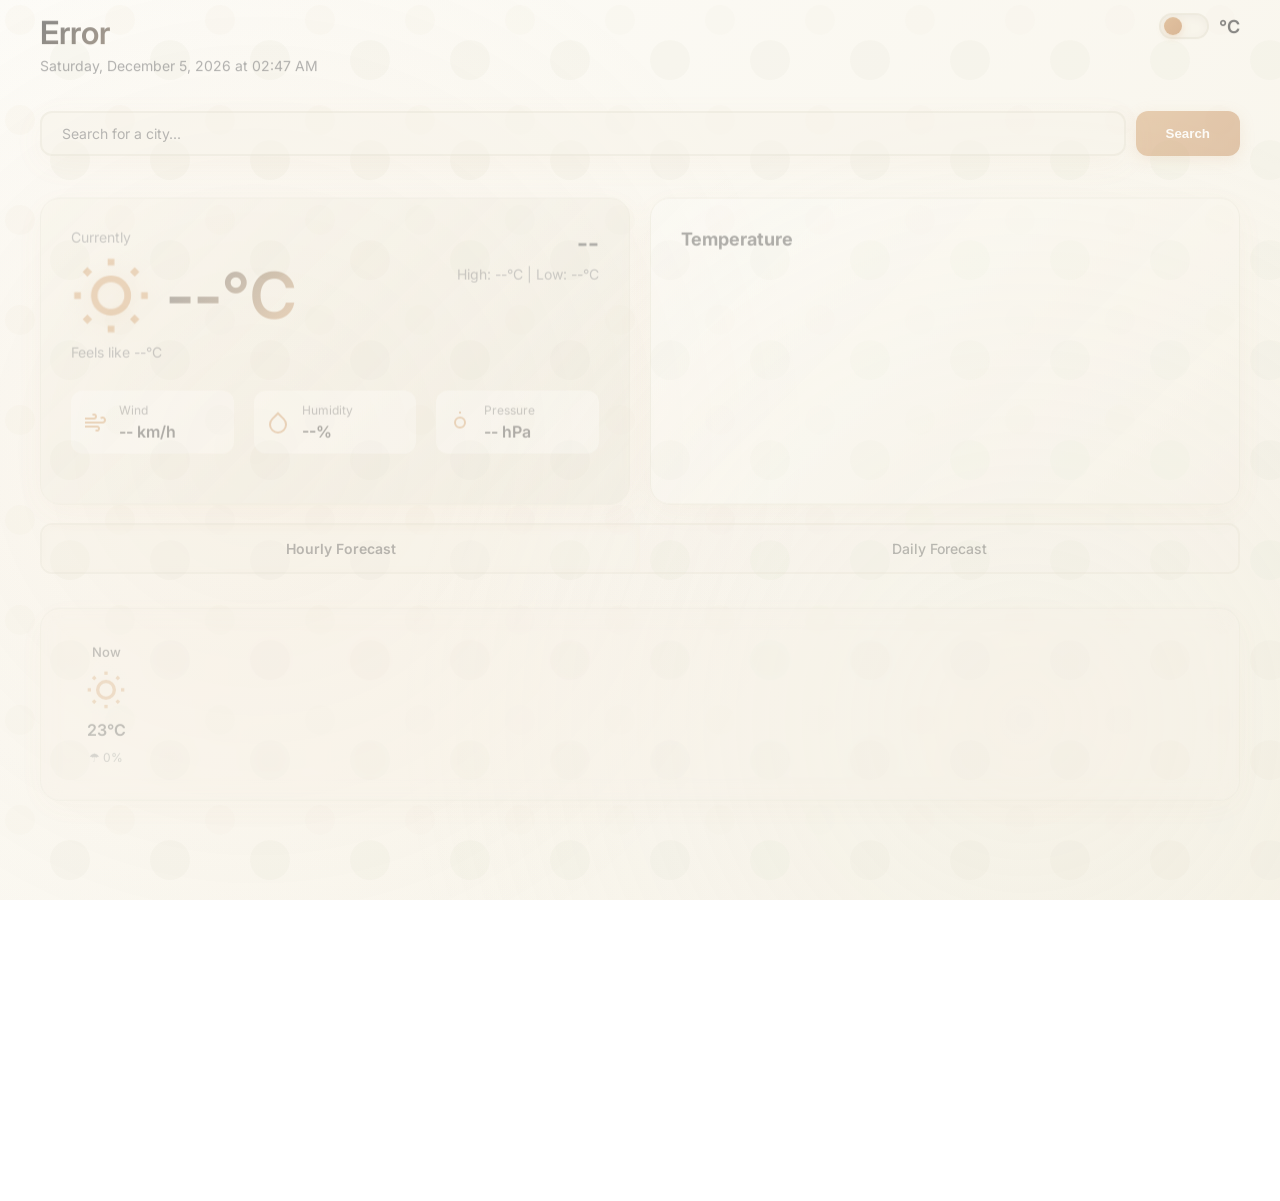
<file: index.html>
<!DOCTYPE html>
<html lang="en">
<head>
  <meta charset="UTF-8">
  <title>Weather Forecast Aggregator</title>
  <!-- GitHub Pages "deploy from branch" serves the repo root; send visitors to the web UI -->
  <meta http-equiv="refresh" content="0; url=src/main/resources/static/">
  <link rel="canonical" href="src/main/resources/static/">
</head>
<body>
  <p>Opening the Weather Forecast Aggregator… <a href="src/main/resources/static/">Continue</a></p>
</body>
</html>
</file>
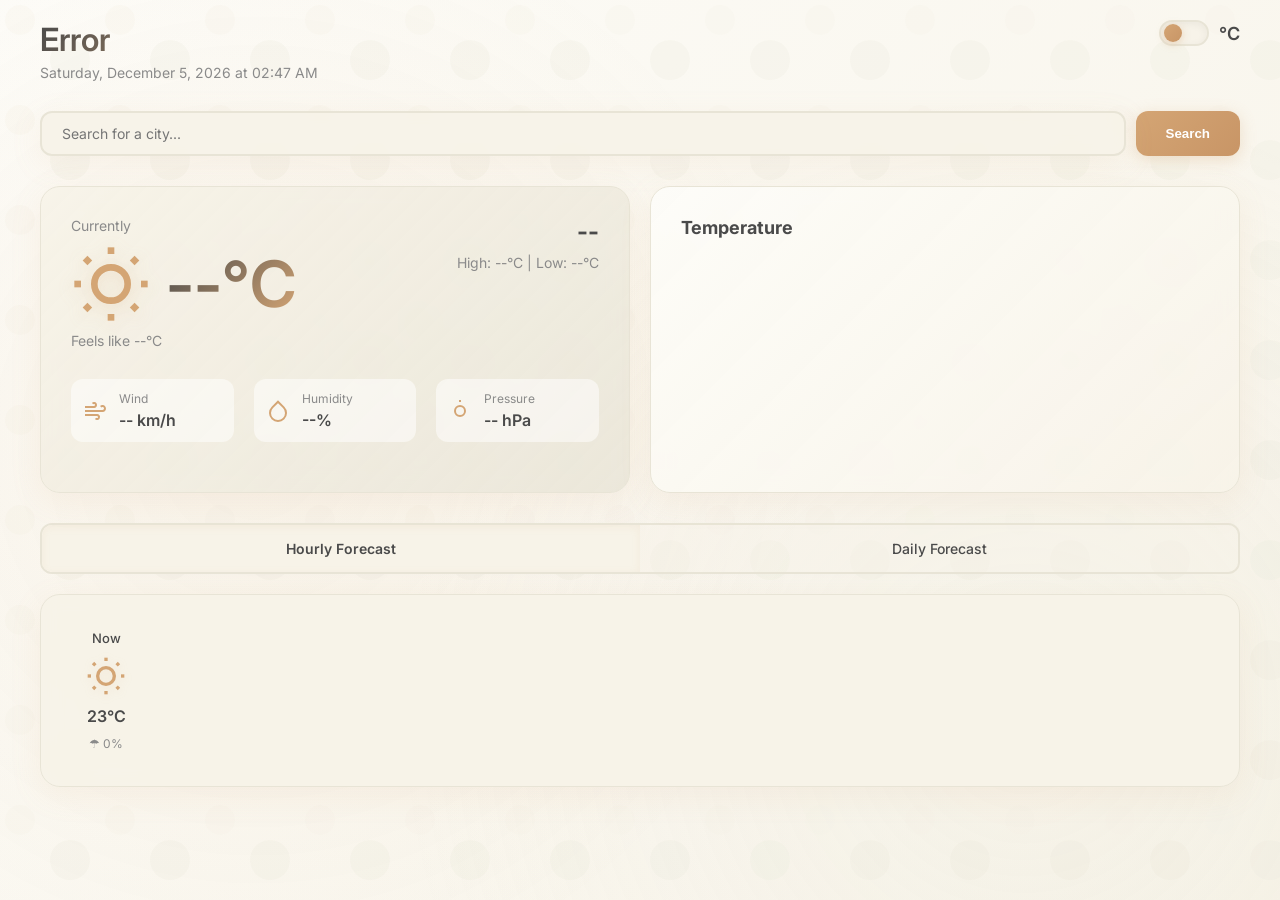
<file: src/main/resources/static/index.html>
<!DOCTYPE html>
<html lang="en">

<head>
    <meta charset="UTF-8">
    <meta name="viewport" content="width=device-width, initial-scale=1.0">
    <title>Weather Forecast Aggregator</title>
    <link rel="stylesheet" href="css/style.css">
</head>

<body>
    <div class="container">
        <!-- Header -->
        <header>
            <div class="location">
                <h1 id="cityName">Loading...</h1>
                <p id="dateTime">Loading...</p>
            </div>
            <div class="unit-toggle">
                <label class="switch">
                    <input type="checkbox" id="unitToggle">
                    <span class="slider"></span>
                </label>
                <span id="unitLabel">°C</span>
            </div>
        </header>

        <!-- Search Bar -->
        <div class="search-container">
            <input type="text" id="cityInput" placeholder="Search for a city..." />
            <button id="searchBtn">Search</button>
        </div>

        <!-- Main Content -->
        <div class="main-content">
            <!-- Current Weather Card -->
            <div class="card current-weather">
                <div class="current-header">
                    <div>
                        <p class="label">Currently</p>
                        <div class="temp-display">
                            <svg class="weather-icon" width="80" height="80" viewBox="0 0 24 24" fill="none"
                                stroke="currentColor" stroke-width="2">
                                <circle cx="12" cy="12" r="5" />
                                <line x1="12" y1="1" x2="12" y2="3" />
                                <line x1="12" y1="21" x2="12" y2="23" />
                                <line x1="4.22" y1="4.22" x2="5.64" y2="5.64" />
                                <line x1="18.36" y1="18.36" x2="19.78" y2="19.78" />
                                <line x1="1" y1="12" x2="3" y2="12" />
                                <line x1="21" y1="12" x2="23" y2="12" />
                                <line x1="4.22" y1="19.78" x2="5.64" y2="18.36" />
                                <line x1="18.36" y1="5.64" x2="19.78" y2="4.22" />
                            </svg>
                            <h2 class="temperature" id="currentTemp">--°C</h2>
                        </div>
                        <p class="feels-like" id="feelsLike">Feels like --°C</p>
                    </div>
                    <div class="condition-info">
                        <h3 id="condition">--</h3>
                        <p><span>High:</span> <span id="highTemp">--°C</span> | <span>Low:</span> <span
                                id="lowTemp">--°C</span></p>
                    </div>
                </div>

                <div class="weather-metrics">
                    <div class="metric">
                        <svg width="24" height="24" viewBox="0 0 24 24" fill="none" stroke="currentColor"
                            stroke-width="2">
                            <path
                                d="M9.59 4.59A2 2 0 1 1 11 8H2m10.59 11.41A2 2 0 1 0 14 16H2m15.73-8.27A2.5 2.5 0 1 1 19.5 12H2" />
                        </svg>
                        <div>
                            <p class="metric-label">Wind</p>
                            <p class="metric-value" id="windSpeed">-- km/h</p>
                        </div>
                    </div>
                    <div class="metric">
                        <svg width="24" height="24" viewBox="0 0 24 24" fill="none" stroke="currentColor"
                            stroke-width="2">
                            <path d="M12 2.69l5.66 5.66a8 8 0 1 1-11.31 0z" />
                        </svg>
                        <div>
                            <p class="metric-label">Humidity</p>
                            <p class="metric-value" id="humidity">--%</p>
                        </div>
                    </div>
                    <div class="metric">
                        <svg width="24" height="24" viewBox="0 0 24 24" fill="none" stroke="currentColor"
                            stroke-width="2">
                            <circle cx="12" cy="12" r="5" />
                            <line x1="12" y1="1" x2="12" y2="3" />
                        </svg>
                        <div>
                            <p class="metric-label">Pressure</p>
                            <p class="metric-value" id="pressure">-- hPa</p>
                        </div>
                    </div>
                </div>
            </div>

            <!-- Temperature Graph Card -->
            <div class="card temperature-graph">
                <h3>Temperature</h3>
                <div style="position: relative;">
                    <canvas id="tempChart"></canvas>
                </div>
            </div>
        </div>

        <!-- Forecast Tabs -->
        <div class="forecast-tabs">
            <button class="tab-btn active" data-tab="hourly">Hourly Forecast</button>
            <button class="tab-btn" data-tab="daily">Daily Forecast</button>
        </div>

        <!-- Hourly Forecast -->
        <div class="forecast-container" id="hourlyForecast">
            <div class="forecast-item">
                <p class="forecast-time">Now</p>
                <svg class="forecast-icon" width="40" height="40" viewBox="0 0 24 24" fill="none" stroke="currentColor"
                    stroke-width="2">
                    <circle cx="12" cy="12" r="5" />
                    <line x1="12" y1="1" x2="12" y2="3" />
                    <line x1="12" y1="21" x2="12" y2="23" />
                    <line x1="4.22" y1="4.22" x2="5.64" y2="5.64" />
                    <line x1="18.36" y1="18.36" x2="19.78" y2="19.78" />
                    <line x1="1" y1="12" x2="3" y2="12" />
                    <line x1="21" y1="12" x2="23" y2="12" />
                    <line x1="4.22" y1="19.78" x2="5.64" y2="18.36" />
                    <line x1="18.36" y1="5.64" x2="19.78" y2="4.22" />
                </svg>
                <p class="forecast-temp">23°C</p>
                <p class="forecast-prob">☂ 0%</p>
            </div>
        </div>

        <!-- Daily Forecast -->
        <div class="forecast-container" id="dailyForecast" style="display: none;">
            <div class="forecast-item">
                <p class="forecast-time">Today</p>
                <svg class="forecast-icon" width="40" height="40" viewBox="0 0 24 24" fill="none" stroke="currentColor"
                    stroke-width="2">
                    <circle cx="12" cy="12" r="5" />
                    <line x1="12" y1="1" x2="12" y2="3" />
                    <line x1="12" y1="21" x2="12" y2="23" />
                    <line x1="4.22" y1="4.22" x2="5.64" y2="5.64" />
                    <line x1="18.36" y1="18.36" x2="19.78" y2="19.78" />
                    <line x1="1" y1="12" x2="3" y2="12" />
                    <line x1="21" y1="12" x2="23" y2="12" />
                    <line x1="4.22" y1="19.78" x2="5.64" y2="18.36" />
                    <line x1="18.36" y1="5.64" x2="19.78" y2="4.22" />
                </svg>
                <p class="forecast-temp">23°C</p>
                <p class="forecast-prob">☂ 0%</p>
            </div>
        </div>
    </div>

    <!-- Tooltip (positioned at body level for proper fixed positioning) -->
    <div id="tooltip"
        style="position: fixed; display: none; background: rgba(0,0,0,0.9); color: white; padding: 10px 14px; border-radius: 8px; pointer-events: none; font-size: 14px; font-weight: 500; white-space: nowrap; box-shadow: 0 4px 12px rgba(0,0,0,0.5); z-index: 9999;">
    </div>

    <script src="js/app.js"></script>
</body>

</html>
</file>
<file: src/main/resources/static/css/style.css>
@import url('https://fonts.googleapis.com/css2?family=Inter:wght@300;400;500;600;700&display=swap');

:root {
    --bg-primary: #FDFCF8;
    --bg-card: rgba(247, 243, 232, 0.95);
    --bg-tab-active: #F7F3E8;
    --bg-tab-inactive: rgba(247, 243, 232, 0.4);
    --text-primary: #4A4A4A;
    --text-secondary: #8A8A8A;
    --border-color: #E8E4D6;
    --accent-color: #D4A574;
    --shadow-soft: 0 8px 32px rgba(212, 165, 116, 0.1);
}

* {
    margin: 0;
    padding: 0;
    box-sizing: border-box;
}

body {
    font-family: 'Inter', -apple-system, BlinkMacSystemFont, 'Segoe UI', sans-serif;
    background: linear-gradient(135deg, #FDFCF8 0%, #F7F3E8 100%);
    background-image:
        url('data:image/svg+xml,<svg width="100" height="100" xmlns="http://www.w3.org/2000/svg"><defs><pattern id="cloudy" x="0" y="0" width="100" height="100" patternUnits="userSpaceOnUse"><circle cx="20" cy="20" r="15" fill="%23F7F3E8" opacity="0.3"/><circle cx="70" cy="60" r="20" fill="%23E8E4D6" opacity="0.2"/></pattern></defs><rect width="100" height="100" fill="url(%23cloudy)"/></svg>'),
        linear-gradient(135deg, #FDFCF8 0%, #F7F3E8 100%);
    color: var(--text-primary);
    padding: 20px;
    min-height: 100vh;
    position: relative;
}

body::before {
    content: '';
    position: fixed;
    top: 0;
    left: 0;
    width: 100%;
    height: 100%;
    background: radial-gradient(circle at 20% 50%, rgba(212, 165, 116, 0.08) 0%, transparent 50%),
        radial-gradient(circle at 80% 80%, rgba(232, 228, 214, 0.15) 0%, transparent 50%);
    pointer-events: none;
    z-index: 0;
}

.container {
    max-width: 1200px;
    margin: 0 auto;
    position: relative;
    z-index: 1;
}

/* Header */
header {
    display: flex;
    justify-content: space-between;
    align-items: flex-start;
    margin-bottom: 30px;
    animation: fadeInDown 0.6s ease-out;
}

.location h1 {
    font-size: 32px;
    font-weight: 600;
    margin-bottom: 5px;
    background: linear-gradient(135deg, var(--text-primary), var(--accent-color));
    -webkit-background-clip: text;
    -webkit-text-fill-color: transparent;
    background-clip: text;
}

.location p {
    color: var(--text-secondary);
    font-size: 14px;
}

.unit-toggle {
    display: flex;
    align-items: center;
    gap: 10px;
}

.switch {
    position: relative;
    display: inline-block;
    width: 50px;
    height: 26px;
}

.switch input {
    opacity: 0;
    width: 0;
    height: 0;
}

.slider {
    position: absolute;
    cursor: pointer;
    top: 0;
    left: 0;
    right: 0;
    bottom: 0;
    background-color: var(--bg-card);
    transition: 0.3s;
    border-radius: 26px;
    border: 2px solid var(--border-color);
    box-shadow: inset 0 2px 8px rgba(0, 0, 0, 0.05);
}

.slider:before {
    position: absolute;
    content: "";
    height: 18px;
    width: 18px;
    left: 3px;
    bottom: 2px;
    background: linear-gradient(135deg, var(--accent-color), #C89566);
    transition: 0.3s;
    border-radius: 50%;
    box-shadow: 0 2px 8px rgba(212, 165, 116, 0.4);
}

input:checked+.slider:before {
    transform: translateX(24px);
}

#unitLabel {
    font-weight: 600;
    font-size: 18px;
}

/* Search Container */
.search-container {
    display: flex;
    gap: 10px;
    margin-bottom: 30px;
    animation: fadeIn 0.8s ease-out;
}

#cityInput {
    flex: 1;
    padding: 12px 20px;
    border: 2px solid var(--border-color);
    border-radius: 12px;
    background: var(--bg-card);
    font-size: 14px;
    font-family: 'Inter', sans-serif;
    color: var(--text-primary);
    transition: all 0.3s ease;
    box-shadow: var(--shadow-soft);
    backdrop-filter: blur(10px);
}

#cityInput:focus {
    outline: none;
    border-color: var(--accent-color);
    box-shadow: 0 4px 20px rgba(212, 165, 116, 0.2);
}

#searchBtn {
    padding: 12px 30px;
    background: linear-gradient(135deg, var(--accent-color), #C89566);
    color: white;
    border: none;
    border-radius: 12px;
    font-weight: 600;
    cursor: pointer;
    transition: all 0.3s ease;
    box-shadow: 0 4px 16px rgba(212, 165, 116, 0.3);
}

#searchBtn:hover {
    transform: translateY(-2px);
    box-shadow: 0 6px 20px rgba(212, 165, 116, 0.4);
}

#searchBtn:active {
    transform: translateY(0);
}

/* Main Content Grid */
.main-content {
    display: grid;
    grid-template-columns: 1fr 1fr;
    gap: 20px;
    margin-bottom: 30px;
    animation: fadeInUp 1s ease-out;
}

/* Cards */
.card {
    background: var(--bg-card);
    border-radius: 20px;
    padding: 30px;
    border: 1px solid var(--border-color);
    box-shadow: var(--shadow-soft);
    backdrop-filter: blur(10px);
    transition: transform 0.3s ease, box-shadow 0.3s ease;
}

.card:hover {
    transform: translateY(-4px);
    box-shadow: 0 12px 40px rgba(212, 165, 116, 0.15);
}

/* Current Weather Card */
.current-weather {
    display: flex;
    flex-direction: column;
    gap: 30px;
    background: linear-gradient(135deg, var(--bg-card) 0%, rgba(232, 228, 214, 0.8) 100%);
}

.current-header {
    display: flex;
    justify-content: space-between;
}

.label {
    font-size: 14px;
    color: var(--text-secondary);
    margin-bottom: 10px;
}

.temp-display {
    display: flex;
    align-items: center;
    gap: 15px;
}

.weather-icon {
    color: var(--accent-color);
    filter: drop-shadow(0 4px 8px rgba(212, 165, 116, 0.3));
    animation: pulse 3s ease-in-out infinite;
}

@keyframes pulse {

    0%,
    100% {
        transform: scale(1);
    }

    50% {
        transform: scale(1.05);
    }
}

.temperature {
    font-size: 64px;
    font-weight: 600;
    line-height: 1;
    background: linear-gradient(135deg, var(--text-primary), var(--accent-color));
    -webkit-background-clip: text;
    -webkit-text-fill-color: transparent;
    background-clip: text;
}

.feels-like {
    font-size: 14px;
    color: var(--text-secondary);
    margin-top: 8px;
}

.condition-info {
    text-align: right;
}

.condition-info h3 {
    font-size: 24px;
    margin-bottom: 8px;
}

.condition-info p {
    font-size: 14px;
    color: var(--text-secondary);
}

/* Weather Metrics */
.weather-metrics {
    display: grid;
    grid-template-columns: repeat(3, 1fr);
    gap: 20px;
}

.metric {
    display: flex;
    gap: 12px;
    align-items: center;
    padding: 12px;
    background: rgba(255, 255, 255, 0.5);
    border-radius: 12px;
    transition: all 0.3s ease;
}

.metric:hover {
    background: rgba(255, 255, 255, 0.8);
    transform: translateX(4px);
}

.metric svg {
    color: var(--accent-color);
    flex-shrink: 0;
}

.metric-label {
    font-size: 12px;
    color: var(--text-secondary);
    margin-bottom: 4px;
}

.metric-value {
    font-size: 16px;
    font-weight: 600;
}

/* Temperature Graph */
.temperature-graph {
    background: linear-gradient(135deg, rgba(253, 252, 248, 0.95) 0%, rgba(247, 243, 232, 0.9) 100%);
}

.temperature-graph h3 {
    margin-bottom: 20px;
    font-size: 18px;
    color: var(--text-primary);
}

#tempChart {
    width: 100%;
    height: 200px;
}

/* Forecast Tabs */
.forecast-tabs {
    display: flex;
    gap: 0;
    margin-bottom: 20px;
    border-radius: 12px;
    overflow: hidden;
    border: 2px solid var(--border-color);
    animation: fadeIn 1.2s ease-out;
}

.tab-btn {
    flex: 1;
    padding: 15px;
    background: var(--bg-tab-inactive);
    border: none;
    cursor: pointer;
    font-size: 14px;
    font-weight: 500;
    color: var(--text-primary);
    transition: all 0.3s ease;
    font-family: 'Inter', sans-serif;
}

.tab-btn.active {
    background: var(--bg-tab-active);
    font-weight: 600;
    box-shadow: inset 0 2px 8px rgba(212, 165, 116, 0.1);
}

.tab-btn:hover {
    background: var(--bg-card);
}

/* Forecast Container */
.forecast-container {
    background: var(--bg-card);
    border-radius: 20px;
    padding: 25px;
    display: flex;
    gap: 15px;
    overflow-x: auto;
    border: 1px solid var(--border-color);
    box-shadow: var(--shadow-soft);
    backdrop-filter: blur(10px);
    animation: fadeInUp 1.4s ease-out;
}

.forecast-container::-webkit-scrollbar {
    height: 6px;
}

.forecast-container::-webkit-scrollbar-track {
    background: rgba(0, 0, 0, 0.05);
    border-radius: 10px;
}

.forecast-container::-webkit-scrollbar-thumb {
    background: var(--accent-color);
    border-radius: 10px;
}

.forecast-item {
    display: flex;
    flex-direction: column;
    align-items: center;
    gap: 10px;
    min-width: 80px;
    padding: 10px;
    border-radius: 12px;
    transition: all 0.3s ease;
}

.forecast-item:hover {
    background: rgba(212, 165, 116, 0.1);
    transform: translateY(-4px);
}

.forecast-time {
    font-size: 13px;
    font-weight: 500;
}

.forecast-icon {
    color: var(--accent-color);
    filter: drop-shadow(0 2px 4px rgba(212, 165, 116, 0.2));
}

.forecast-temp {
    font-size: 16px;
    font-weight: 600;
}

.forecast-prob {
    font-size: 12px;
    color: var(--text-secondary);
}

/* Animations */
@keyframes fadeIn {
    from {
        opacity: 0;
    }

    to {
        opacity: 1;
    }
}

@keyframes fadeInDown {
    from {
        opacity: 0;
        transform: translateY(-20px);
    }

    to {
        opacity: 1;
        transform: translateY(0);
    }
}

@keyframes fadeInUp {
    from {
        opacity: 0;
        transform: translateY(20px);
    }

    to {
        opacity: 1;
        transform: translateY(0);
    }
}

/* Responsive Design */
@media (max-width: 768px) {
    .main-content {
        grid-template-columns: 1fr;
    }

    .weather-metrics {
        grid-template-columns: 1fr;
    }

    .temp-display {
        flex-direction: column;
        align-items: flex-start;
    }

    .temperature {
        font-size: 48px;
    }

    .current-header {
        flex-direction: column;
        gap: 20px;
    }

    .condition-info {
        text-align: left;
    }

    header {
        flex-direction: column;
        gap: 15px;
    }
}
</file>
